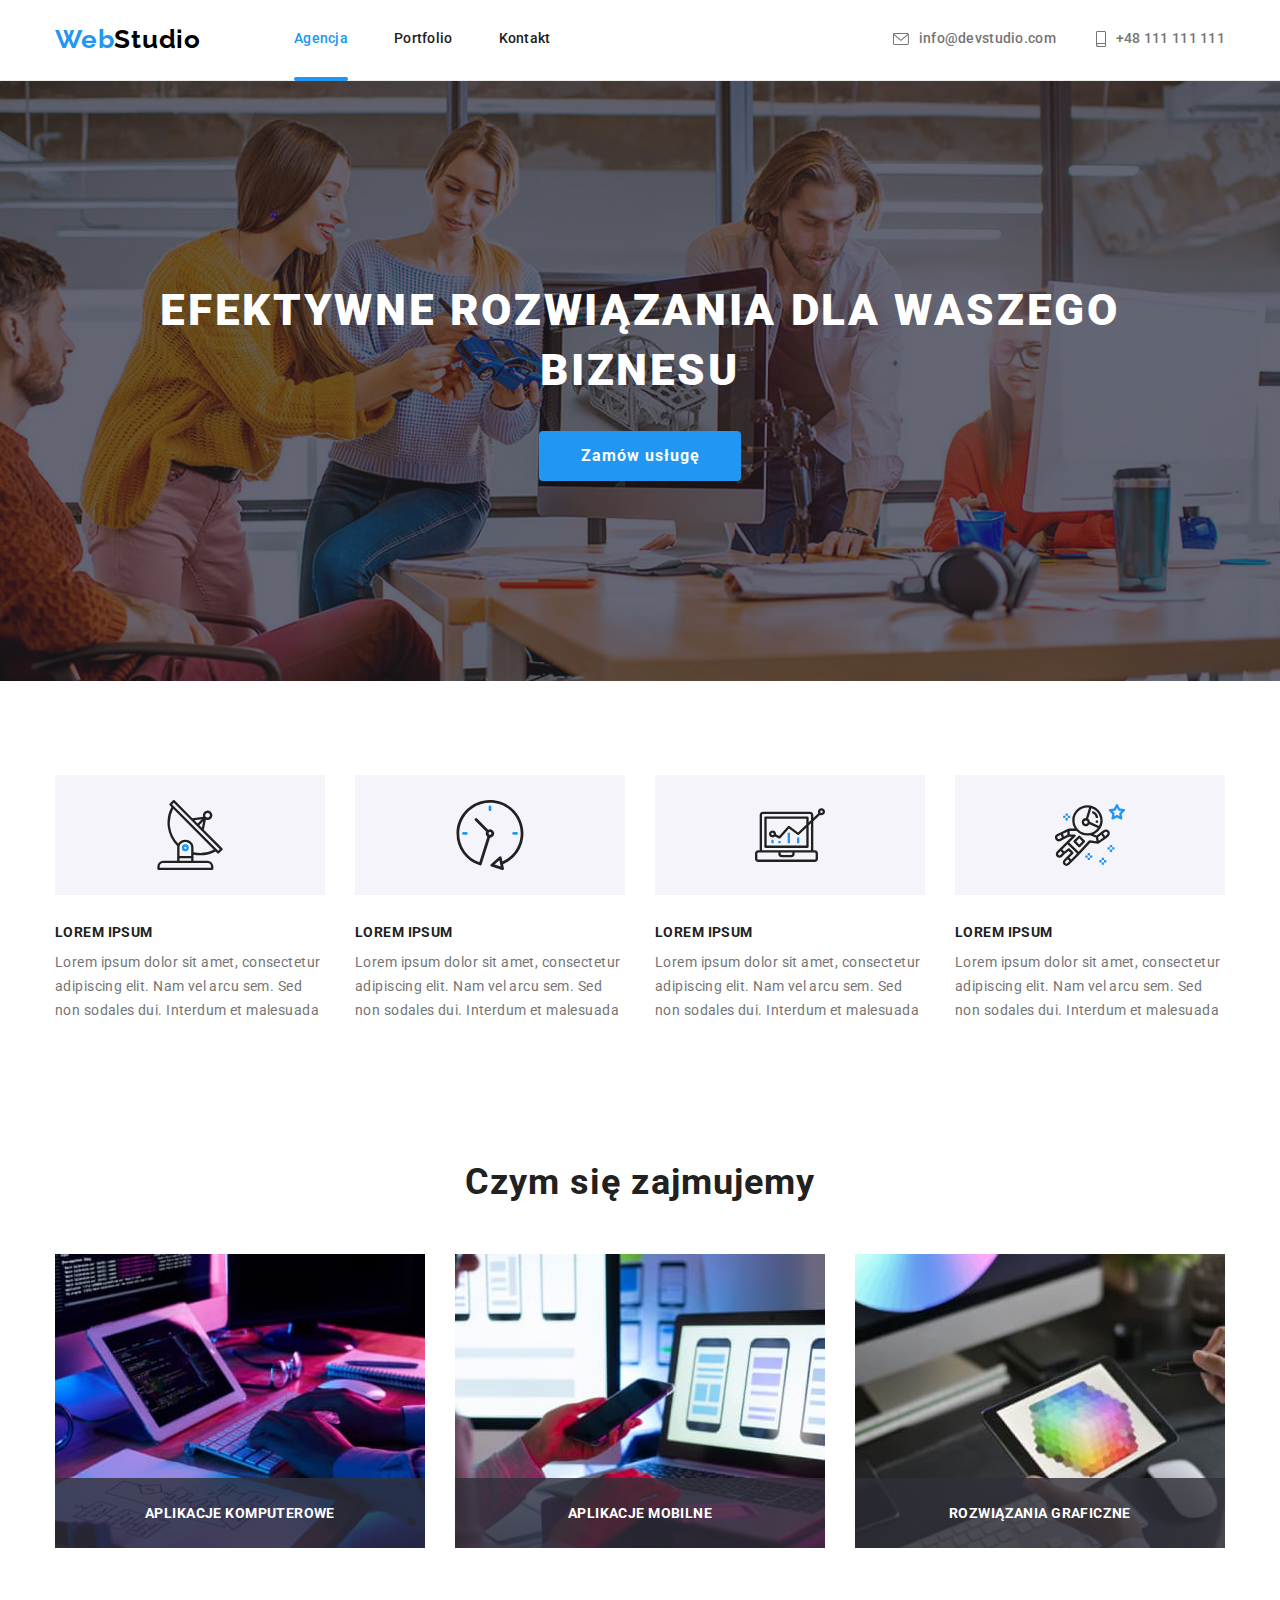
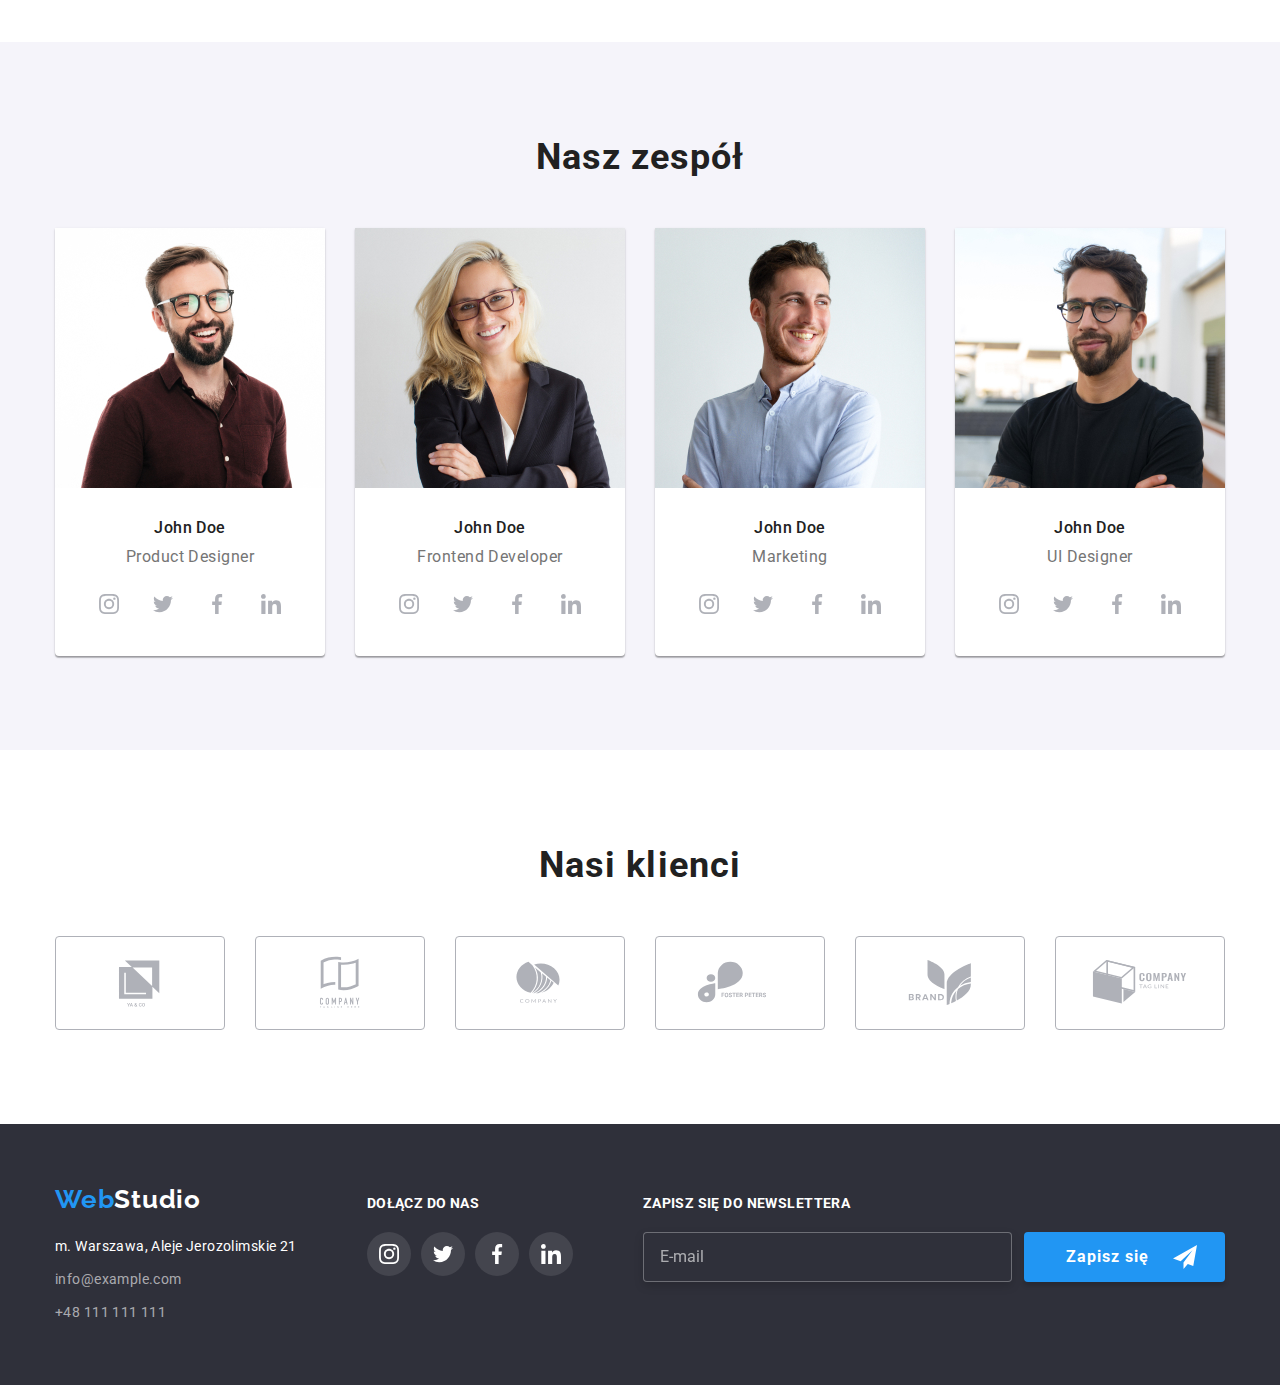
<file: index.html>
<!DOCTYPE html>
<html lang="pl">
  <head>
    <meta charset="utf-8" />
    <meta name="viewport" content="width=device-width, initial-scale=1.0" />
    <meta name="description" content="Zadanie domowe GoIT numer 1" />
    <title>Zadanie domowe GOIT Polska - Figma</title>
    <link rel="preconnect" href="https://fonts.googleapis.com" />
    <link rel="preconnect" href="https://fonts.gstatic.com" crossorigin />
    <link
      href="https://fonts.googleapis.com/css2?family=IBM+Plex+Sans+JP:wght@700&family=Raleway:wght@700&family=Roboto:wght@400;500;700;900&display=swap"
      rel="stylesheet"
    />
    <link
      rel="stylesheet"
      href="https://cdnjs.cloudflare.com/ajax/libs/modern-normalize/1.1.0/modern-normalize.min.css"
      integrity="sha512-wpPYUAdjBVSE4KJnH1VR1HeZfpl1ub8YT/NKx4PuQ5NmX2tKuGu6U/JRp5y+Y8XG2tV+wKQpNHVUX03MfMFn9Q=="
      crossorigin="anonymous"
      referrerpolicy="no-referrer"
    />
    <link rel="stylesheet" href="./css/modern-normalize.min.css" />
    <link rel="stylesheet" href="css/main.min.css" />
  </head>
  <body>
    <header class="header">
      <div class="container header__wrapper">
        <nav class="header__nav">
          <a href="index.html" class="logo">Web<span class="logo__black">Studio</span></a>
          <ul class="header__nav-list">
            <li class="header__nav-list-item">
              <a href="index.html" class="header__nav-item header__nav-item--is-active">Agencja</a>
            </li>
            <li class="header__nav-list-item">
              <a href="portfolio.html" class="header__nav-item header__nav-item--not-active"
                >Portfolio</a
              >
            </li>
            <li class="header__nav-list-item">
              <a href="#" class="header__nav-item header__nav-item--not-active">Kontakt</a>
            </li>
          </ul>
        </nav>
        <button class="header__toggle js-open-menu">
          <svg width="24" height="16">
            <use href="./images/icons.svg#icon-icon-menu"></use>
          </svg>
        </button>
        <div class="header__contacts">
          <a href="mailto:info@devstudio.com" class="header__contacts-item">
            <svg class="header__contacts-item-icon" width="16" height="12">
              <use href="./images/icons.svg#icon-envelope"></use></svg
            >info@devstudio.com</a
          >
          <a href="tel:48111111111" class="header__contacts-item">
            <svg class="header__contacts-item-icon" width="10" height="16">
              <use href="./images/icons.svg#icon-smartphone"></use></svg
            >+48 111 111 111</a
          >
        </div>
      </div>
    </header>
    <main>
      <!--EFEKTYWNE ROZWIĄZANIA-->
      <section class="section section--hero-background">
        <div class="container">
          <h1 class="section__hero-heading">Efektywne rozwiązania dla waszego biznesu</h1>
          <button type="button" class="section__hero-button" data-modal-open>Zamów usługę</button>
        </div>
      </section>

      <!--NASZE ATUTY-->
      <section class="section section--responsive">
        <div class="container">
          <ul class="articles-list">
            <li class="articles-list__item">
              <div class="articles-list__background">
                <svg class="articles-list__icon" width="70" height="70">
                  <use href="./images/icons.svg#icon-antenna-1"></use>
                </svg>
              </div>
              <h3 class="articles-list__heading">Lorem ipsum</h3>
              <p class="articles-list__body">
                Lorem ipsum dolor sit amet, consectetur adipiscing elit. Nam vel arcu sem. Sed non
                sodales dui. Interdum et malesuada
              </p>
            </li>
            <li class="articles-list__item">
              <div class="articles-list__background">
                <svg class="articles-list__icon" width="70" height="70">
                  <use href="./images/icons.svg#icon-clock-1"></use>
                </svg>
              </div>
              <h3 class="articles-list__heading">Lorem ipsum</h3>
              <p class="articles-list__body">
                Lorem ipsum dolor sit amet, consectetur adipiscing elit. Nam vel arcu sem. Sed non
                sodales dui. Interdum et malesuada
              </p>
            </li>
            <li class="articles-list__item">
              <div class="articles-list__background">
                <svg class="articles-list__icon" width="70" height="70">
                  <use href="./images/icons.svg#icon-diagram-1"></use>
                </svg>
              </div>
              <h3 class="articles-list__heading">Lorem ipsum</h3>
              <p class="articles-list__body">
                Lorem ipsum dolor sit amet, consectetur adipiscing elit. Nam vel arcu sem. Sed non
                sodales dui. Interdum et malesuada
              </p>
            </li>
            <li class="articles-list__item">
              <div class="articles-list__background">
                <svg class="articles-list__icon" width="70" height="70">
                  <use href="./images/icons.svg#icon-astronaut-1"></use>
                </svg>
              </div>
              <h3 class="articles-list__heading">Lorem ipsum</h3>
              <p class="articles-list__body">
                Lorem ipsum dolor sit amet, consectetur adipiscing elit. Nam vel arcu sem. Sed non
                sodales dui. Interdum et malesuada
              </p>
            </li>
          </ul>
        </div>
      </section>

      <!--CZYM SIĘ ZAJMUJEMY-->
      <section class="section hidden">
        <div class="container">
          <h2 class="section__heading-secondary">Czym się zajmujemy</h2>
          <ul class="services-list">
            <li class="services-list__item">
              <h3 class="services-list__heading services-list__heading--overlay">
                Aplikacje komputerowe
              </h3>
              <img src="images/boxes/box1.jpg" alt="working programer" width="370" height="294" />
            </li>
            <li class="services-list__item">
              <h3 class="services-list__heading services-list__heading--overlay">
                Aplikacje mobilne
              </h3>
              <img
                src="images/boxes/box2.jpg"
                alt="various mobile phone interfaces"
                width="370"
                height="294"
              />
            </li>
            <li class="services-list__item">
              <h3 class="services-list__heading services-list__heading--overlay">
                Rozwiązania graficzne
              </h3>
              <img
                src="images/boxes/box3.jpg"
                alt="graphic tablet with colour selection on it"
                width="370"
                height="294"
              />
            </li>
          </ul>
        </div>
      </section>

      <!--NASZ ZESPÓŁ-->
      <section class="section section--team-background">
        <div class="container">
          <h2 class="section__heading-secondary">Nasz zespół</h2>
          <ul class="team-list">
            <li class="team-list__item">
              <figure class="team-card">
                <img
                  src="./images/team/team1mob@1x.jpg"
                  srcset="
                    ./images/team/team1desk@1x.jpg 270w,
                    ./images/team/team1desk@2x.jpg 540w,
                    ./images/team/team1tab@1x.jpg  354w,
                    ./images/team/team1tab@2x.jpg  708w,
                    ./images/team/team1mob@1x.jpg  450w,
                    ./images/team/team1mob@2x.jpg  900w
                  "
                  sizes="(min-width: 1200px) 270px, (min-width: 768px) 354px, (min-width: 480px) 450px"
                  alt="Product designer"
                />
                <figcaption class="team-card__item">
                  <span class="team-card__name">John Doe</span>
                  <span class="team-card__profession">Product Designer</span>
                  <div class="team-card__icons-box">
                    <a href="#" class="team-card__icon-link">
                      <svg class="team-card__icon-image">
                        <use
                          href="./images/icons.svg#icon-instagram-2"
                          width="20"
                          height="20"
                        ></use></svg
                    ></a>
                    <a href="#" class="team-card__icon-link">
                      <svg class="team-card__icon-image" width="20" height="20">
                        <use href="./images/icons.svg#icon-twitter-1"></use></svg
                    ></a>
                    <a href="#" class="team-card__icon-link">
                      <svg class="team-card__icon-image" width="20" height="20">
                        <use href="./images/icons.svg#icon-facebook-1"></use></svg
                    ></a>
                    <a href="#" class="team-card__icon-link">
                      <svg class="team-card__icon-image" width="20" height="20">
                        <use href="./images/icons.svg#icon-linkedin-1"></use></svg
                    ></a>
                  </div>
                </figcaption>
              </figure>
            </li>
            <li class="team-list__item">
              <figure class="team-card">
                <img
                  src="./images/team/team2mob@1x.jpg"
                  srcset="
                    ./images/team/team2desk@1x.jpg 270w,
                    ./images/team/team2desk@2x.jpg 540w,
                    ./images/team/team2tab@1x.jpg  354w,
                    ./images/team/team2tab@2x.jpg  708w,
                    ./images/team/team2mob@1x.jpg  450w,
                    ./images/team/team2mob@2x.jpg  900w
                  "
                  sizes="(min-width: 1200px) 270px, (min-width: 768px) 354px, (min-width: 480px) 450px"
                  alt="Frontend Developer"
                />
                <figcaption class="team-card__item">
                  <span class="team-card__name">John Doe</span>
                  <span class="team-card__profession">Frontend Developer</span>
                  <div class="team-card__icons-box">
                    <a href="#" class="team-card__icon-link">
                      <svg class="team-card__icon-image">
                        <use
                          href="./images/icons.svg#icon-instagram-2"
                          width="20"
                          height="20"
                        ></use></svg
                    ></a>
                    <a href="#" class="team-card__icon-link">
                      <svg class="team-card__icon-image" width="20" height="20">
                        <use href="./images/icons.svg#icon-twitter-1"></use></svg
                    ></a>
                    <a href="#" class="team-card__icon-link">
                      <svg class="team-card__icon-image" width="20" height="20">
                        <use href="./images/icons.svg#icon-facebook-1"></use></svg
                    ></a>
                    <a href="#" class="team-card__icon-link">
                      <svg class="team-card__icon-image" width="20" height="20">
                        <use href="./images/icons.svg#icon-linkedin-1"></use></svg
                    ></a>
                  </div>
                </figcaption>
              </figure>
            </li>
            <li class="team-list__item">
              <figure class="team-card">
                <img
                  src="./images/team/team3mob@1x.jpg"
                  srcset="
                    ./images/team/team3desk@1x.jpg 270w,
                    ./images/team/team3desk@2x.jpg 540w,
                    ./images/team/team3tab@1x.jpg  354w,
                    ./images/team/team3tab@2x.jpg  708w,
                    ./images/team/team3mob@1x.jpg  450w,
                    ./images/team/team3mob@2x.jpg  900w
                  "
                  sizes="(min-width: 1200px) 270px, (min-width: 768px) 354px, (min-width: 480px) 450px"
                  alt="Marketing"
                />
                <figcaption class="team-card__item">
                  <span class="team-card__name">John Doe</span>
                  <span class="team-card__profession">Marketing</span>
                  <div class="team-card__icons-box">
                    <a href="#" class="team-card__icon-link">
                      <svg class="team-card__icon-image">
                        <use
                          href="./images/icons.svg#icon-instagram-2"
                          width="20"
                          height="20"
                        ></use></svg
                    ></a>
                    <a href="#" class="team-card__icon-link">
                      <svg class="team-card__icon-image" width="20" height="20">
                        <use href="./images/icons.svg#icon-twitter-1"></use></svg
                    ></a>
                    <a href="#" class="team-card__icon-link">
                      <svg class="team-card__icon-image" width="20" height="20">
                        <use href="./images/icons.svg#icon-facebook-1"></use></svg
                    ></a>
                    <a href="#" class="team-card__icon-link">
                      <svg class="team-card__icon-image" width="20" height="20">
                        <use href="./images/icons.svg#icon-linkedin-1"></use></svg
                    ></a>
                  </div>
                </figcaption>
              </figure>
            </li>
            <li class="team-list__item">
              <figure class="team-card">
                <img
                  src="./images/team/team4mob@1x.jpg"
                  srcset="
                    ./images/team/team4desk@1x.jpg 270w,
                    ./images/team/team4desk@2x.jpg 540w,
                    ./images/team/team4tab@1x.jpg  354w,
                    ./images/team/team4tab@2x.jpg  708w,
                    ./images/team/team4mob@1x.jpg  450w,
                    ./images/team/team4mob@2x.jpg  900w
                  "
                  sizes="(min-width: 1200px) 270px, (min-width: 768px) 354px, (min-width: 480px) 450px"
                  alt="UI designer"
                />
                <figcaption class="team-card__item">
                  <span class="team-card__name">John Doe</span>
                  <span class="team-card__profession">UI Designer</span>
                  <div class="team-card__icons-box">
                    <a href="#" class="team-card__icon-link">
                      <svg class="team-card__icon-image">
                        <use
                          href="./images/icons.svg#icon-instagram-2"
                          width="20"
                          height="20"
                        ></use></svg
                    ></a>
                    <a href="#" class="team-card__icon-link">
                      <svg class="team-card__icon-image" width="20" height="20">
                        <use href="./images/icons.svg#icon-twitter-1"></use></svg
                    ></a>
                    <a href="#" class="team-card__icon-link">
                      <svg class="team-card__icon-image" width="20" height="20">
                        <use href="./images/icons.svg#icon-facebook-1"></use></svg
                    ></a>
                    <a href="#" class="team-card__icon-link">
                      <svg class="team-card__icon-image" width="20" height="20">
                        <use href="./images/icons.svg#icon-linkedin-1"></use></svg
                    ></a>
                  </div>
                </figcaption>
              </figure>
            </li>
          </ul>
        </div>
      </section>

      <!--NASI KLIENCI-->
      <section class="section">
        <div class="container">
          <h2 class="section__heading-secondary">Nasi klienci</h2>
          <div class="clients">
            <div class="clients__item">
              <a href="#" class="clients__icon">
                <svg width="106" height="60">
                  <use href="./images/icons.svg#icon-client-1"></use></svg
              ></a>
            </div>
            <div class="clients__item">
              <a href="#" class="clients__icon">
                <svg width="106" height="60">
                  <use href="./images/icons.svg#icon-client-2"></use></svg
              ></a>
            </div>
            <div class="clients__item">
              <a href="#" class="clients__icon">
                <svg width="106" height="60">
                  <use href="./images/icons.svg#icon-client-3"></use></svg
              ></a>
            </div>
            <div class="clients__item">
              <a href="#" class="clients__icon">
                <svg width="106" height="60">
                  <use href="./images/icons.svg#icon-client-4"></use></svg
              ></a>
            </div>
            <div class="clients__item">
              <a href="#" class="clients__icon">
                <svg width="106" height="60">
                  <use href="./images/icons.svg#icon-client-5"></use></svg
              ></a>
            </div>
            <div class="clients__item">
              <a href="#" class="clients__icon">
                <svg width="106" height="60">
                  <use href="./images/icons.svg#icon-client-6"></use></svg
              ></a>
            </div>
          </div>
        </div>
      </section>
    </main>

    <!--FOOTER-->
    <footer class="footer">
      <div class="container footer__wrapper">
        <div class="footer__box-first">
          <a href="index.html" class="logo logo--footer"
            >Web<span class="logo__white">Studio</span></a
          >
          <address class="footer__address">
            m. Warszawa, Aleje Jerozolimskie 21
            <a href="mailto:info@example.com" class="footer__address-item">info@example.com</a>
            <a href="tel:48111111111" class="footer__address-item">+48 111 111 111</a>
          </address>
        </div>
        <div class="footer__box-second">
          <h3 class="footer__heading">Dołącz do nas</h3>
          <ul class="footer__list">
            <li class="footer__list-item">
              <a href="#" class="footer__list-item-link">
                <svg class="footer__list-item-icon" width="20" height="20">
                  <use href="./images/icons.svg#icon-instagram-2"></use></svg
              ></a>
            </li>
            <li class="footer__list-item">
              <a href="#" class="footer__list-item-link"
                ><svg class="footer__list-item-icon" width="20" height="20">
                  <use href="./images/icons.svg#icon-twitter-1"></use></svg
              ></a>
            </li>
            <li class="footer__list-item">
              <a href="#" class="footer__list-item-link">
                <svg class="footer__list-item-icon" width="20" height="20">
                  <use href="./images/icons.svg#icon-facebook-1"></use></svg
              ></a>
            </li>
            <li class="footer__list-item">
              <a href="#" class="footer__list-item-link">
                <svg class="footer__list-item-icon" width="20" height="20">
                  <use href="./images/icons.svg#icon-linkedin-1"></use></svg
              ></a>
            </li>
          </ul>
        </div>
        <div class="footer__box-third">
          <h3 class="footer__heading">Zapisz się do newslettera</h3>
          <form class="footer__form">
            <input class="footer__input" type="email" name="email" placeholder="E-mail" />
            <button type="submit" class="footer__button">
              Zapisz się<svg class="footer__button-icon" width="24" height="24">
                <use href="./images/icons.svg#icon-send"></use>
              </svg>
            </button>
          </form>
        </div>
      </div>
    </footer>

    <!--OKNO MODALNE-->
    <div class="backdrop is-hidden" data-modal>
      <div class="modal">
        <button type="button" class="modal__close-button" data-modal-close>
          <svg class="modal__close-button-image" width="18" height="18">
            <use href="./images/icons.svg#icon-close-black-x"></use>
          </svg>
        </button>
        <h4 class="modal__heading">Zostaw swoje dane w formularzu poniżej</h4>
        <form name="contact_details_form" autocomplete="on" novalidate>
          <div class="modal__form-container">
            <div class="modal__item">
              <label for="user_name" class="modal__label"
                >Imię<svg class="modal__item-image" width="18" height="18">
                  <use href="./images/icons.svg#icon-person"></use></svg></label
              ><input class="modal__text-box" type="text" name="name" id="user_name" />
            </div>
            <div class="modal__item">
              <label for="user_number" class="modal__label"
                >Telefon<svg class="modal__item-image" width="18" height="18">
                  <use href="./images/icons.svg#icon-phone"></use></svg
              ></label>
              <input class="modal__text-box" type="tel" name="phone_number" id="user_number" />
            </div>
            <div class="modal__item">
              <label for="user_email" class="modal__label"
                >Email<svg class="modal__item-image" width="18" height="18">
                  <use href="./images/icons.svg#icon-email"></use></svg
              ></label>
              <input class="modal__text-box" type="email" name="email" id="user_email" />
            </div>
            <div class="modal__item">
              <label for="user_comment" class="modal__label">Komentarz</label>
              <textarea
                class="modal__text-area"
                name="comment"
                rows="5"
                id="user_comment"
                placeholder="Wprowadź tekst"
              ></textarea>
            </div>
          </div>
          <div class="modal__declaration-container">
            <label class="modal__declaration-container-item" for="user_declaration">
              <input
                class="modal__default-checkbox"
                type="checkbox"
                name="declaration"
                id="user_declaration"
              />
              <svg class="modal__non-active-checkbox" width="16" height="15">
                <use href="./images/icons.svg#icon-box"></use>
              </svg>
              <svg class="modal__active-checkbox" width="16" height="15">
                <use href="./images/icons.svg#icon-checkbox"></use>
              </svg>
              <span class="modal__statement">
                Oświadczam, iż akceptuję <a class="modal__statement-link" href="#">Regulamin</a> i
                <a class="modal__statement-link" href="#">Politykę Prywatności.</a>
              </span></label
            >
          </div>
          <button type="submit" class="modal__submit-button">Wyślij</button>
        </form>
      </div>
    </div>

    <!--MENU MOBILNE -->
    <div class="mobile-menu js-menu-container">
      <button class="mobile-menu__close-button js-close-menu">
        <svg width="24" height="24">
          <use href="./images/icons.svg#icon-close-black-x"></use>
        </svg>
      </button>
      <div class="mobile-menu__container">
        <ul class="mobile-nav">
          <li class="mobile-nav__item">
            <a href="index.html" class="mobile-nav__link mobile-nav__link--is-active">Agencja</a>
          </li>
          <li class="mobile-nav__item">
            <a href="portfolio.html" class="mobile-nav__link mobile-nav__link--not-active"
              >Portfolio</a
            >
          </li>
          <li class="mobile-nav__item">
            <a href="#" class="mobile-nav__link mobile-nav__link--not-active">Kontakt</a>
          </li>
        </ul>
      </div>
      <div class="mobile-menu__container">
        <ul class="mobile-contacts">
          <li class="mobile-contacts__item">
            <a href="tel:48111111111" class="mobile-contacts__link mobile-contacts__link--is-active"
              >+48 111 111 111</a
            >
          </li>
          <li class="mobile-contacts__item">
            <a href="mailto:info@devstudio.com" class="mobile-contacts__link">info@devstudio.com</a>
          </li>
        </ul>
        <ul class="mobile-socials">
          <li class="mobile-socials__item">
            <a href="#" class="mobile-socials__link">Instagram</a>
          </li>
          <li class="mobile-socials__item">
            <a href="#" class="mobile-socials__link mobile-socials__link--twitter">Twitter</a>
          </li>
          <li class="mobile-socials__item">
            <a href="#" class="mobile-socials__link mobile-socials__link--facebook">Facebook</a>
          </li>
          <li class="mobile-socials__item">
            <a href="#" class="mobile-socials__link mobile-socials__link--linkedin">LinkedIn</a>
          </li>
        </ul>
      </div>
    </div>
    <script defer src="./js/mobile-menu.js"></script>
    <script src="./js/modal.js"></script>
  </body>
</html>
</file>
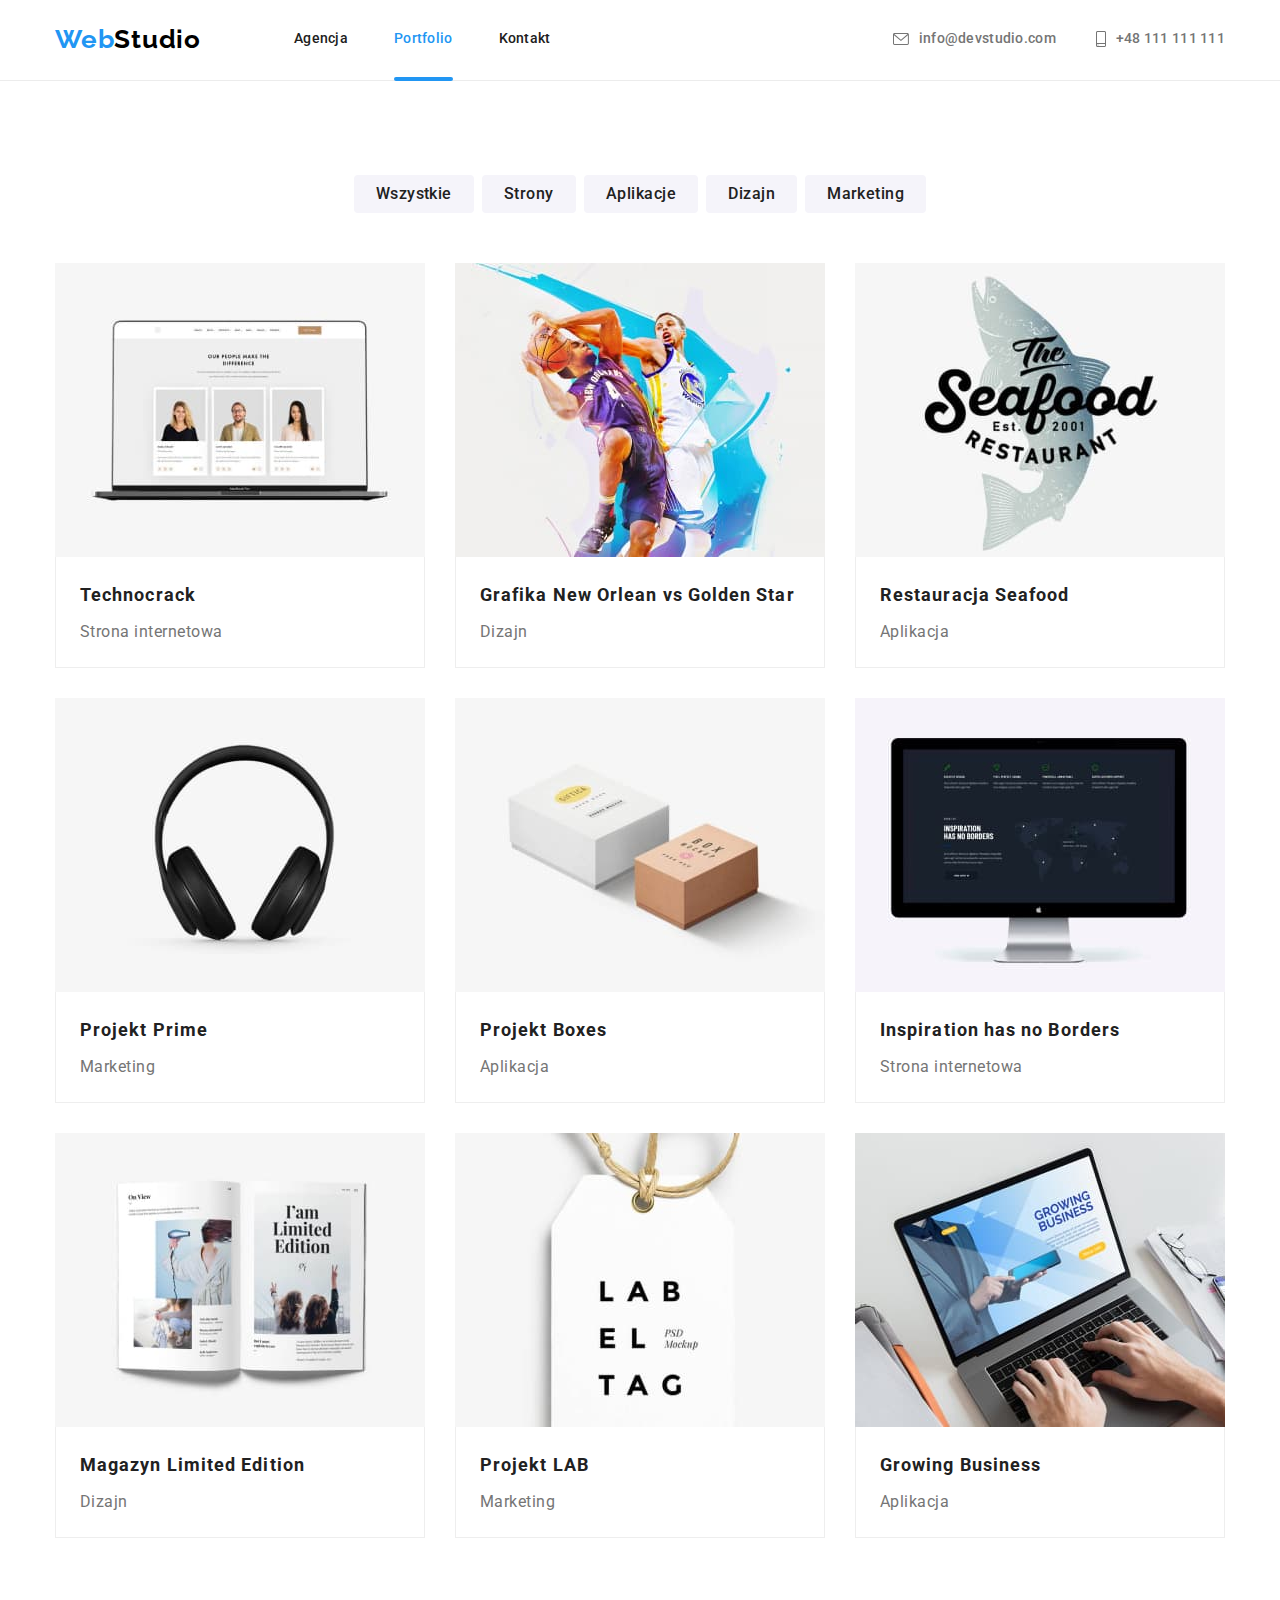
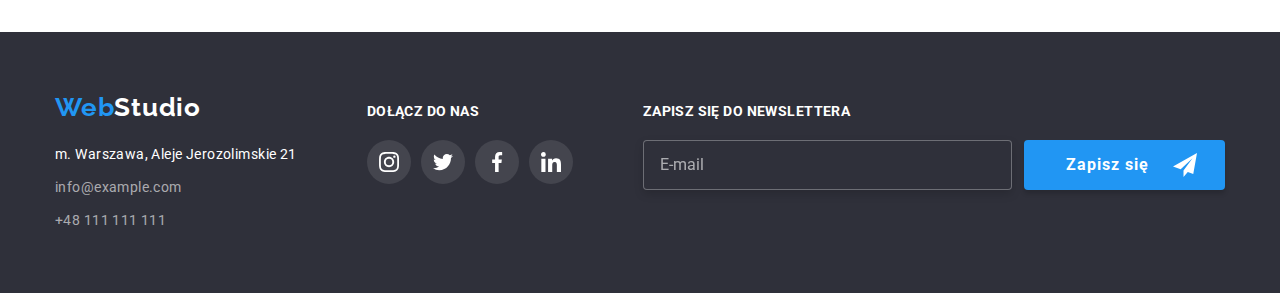
<file: portfolio.html>
<!DOCTYPE html>
<html lang="pl">
  <head>
    <meta charset="utf-8" />
    <meta name="description" content="Zadanie domowe GoIT numer 2" />
    <title>Zadanie domowe GOIT Polska - Figma</title>
    <link rel="preconnect" href="https://fonts.googleapis.com" />
    <link rel="preconnect" href="https://fonts.gstatic.com" crossorigin />
    <link
      href="https://fonts.googleapis.com/css2?family=IBM+Plex+Sans+JP:wght@700&family=Raleway:wght@700&family=Roboto:wght@400;500;700;900&display=swap"
      rel="stylesheet"
    />
    <link
      rel="stylesheet"
      href="https://cdnjs.cloudflare.com/ajax/libs/modern-normalize/1.1.0/modern-normalize.min.css"
      integrity="sha512-wpPYUAdjBVSE4KJnH1VR1HeZfpl1ub8YT/NKx4PuQ5NmX2tKuGu6U/JRp5y+Y8XG2tV+wKQpNHVUX03MfMFn9Q=="
      crossorigin="anonymous"
      referrerpolicy="no-referrer"
    />
    <link rel="stylesheet" href="./css/modern-normalize.min.css" />
    <link rel="stylesheet" href="css/main.min.css" />
  </head>
  <body>
    <header class="header">
      <div class="container header__wrapper">
        <nav class="header__nav">
          <a href="index.html" class="logo logo--header"
            >Web<span class="logo__black">Studio</span></a
          >
          <ul class="header__nav-list">
            <li class="header__nav-list-item">
              <a href="index.html" class="header__nav-item header__nav-item--not-active">Agencja</a>
            </li>
            <li class="header__nav-list-item">
              <a href="portfolio.html" class="header__nav-item header__nav-item--is-active"
                >Portfolio</a
              >
            </li>
            <li class="header__nav-list-item">
              <a href="#" class="header__nav-item header__nav-item--not-active">Kontakt</a>
            </li>
          </ul>
        </nav>
        <div class="header__contacts">
          <a href="mailto:info@devstudio.com" class="header__contacts-item">
            <svg class="header__contacts-item-icon" width="16" height="12">
              <use href="./images/icons.svg#icon-envelope"></use></svg
            >info@devstudio.com</a
          >
          <a href="tel:48111111111" class="header__contacts-item">
            <svg class="header__contacts-item-icon" width="10" height="16">
              <use href="./images/icons.svg#icon-smartphone"></use></svg
            >+48 111 111 111</a
          >
        </div>
      </div>
    </header>
    <main>
      <!--Filtry i Portfolio-->
      <section class="section">
        <div class="container">
          <ul class="portfolio-buttons-list">
            <li><button type="button" class="portfolio-buttons-list__item">Wszystkie</button></li>
            <li><button type="button" class="portfolio-buttons-list__item">Strony</button></li>
            <li><button type="button" class="portfolio-buttons-list__item">Aplikacje</button></li>
            <li><button type="button" class="portfolio-buttons-list__item">Dizajn</button></li>
            <li><button type="button" class="portfolio-buttons-list__item">Marketing</button></li>
          </ul>
          <ul class="portfolio-list">
            <li tabindex="0" class="portfolio-list__item">
              <figure class="portfolio-list__item-shadow">
                <div class="portfolio-list__item-image">
                  <img
                    src="images/portfolio/portfolio1.jpg"
                    alt="laptop with website displayed on it"
                    width="370"
                    height="294"
                  />
                  <p class="portfolio-list__item-overlay">
                    Technocrack jest popularną platformą wykorzystywaną do rozpowszechniania
                    koronawirusa. Firmy wykorzystują tę platformę do celów szpiegowskich i ataków na
                    niezabezpieczone serwery konkurencji
                  </p>
                </div>
                <figcaption class="portfolio-list__item-border">
                  <span class="portfolio-list__item-name">Technocrack</span>
                  <span class="portfolio-list__item-type">Strona internetowa</span>
                </figcaption>
              </figure>
            </li>
            <li tabindex="0" class="portfolio-list__item">
              <figure class="portfolio-list__item-shadow">
                <div class="portfolio-list__item-image">
                  <img
                    src="images/portfolio/portfolio2.jpg"
                    alt="two basketball players"
                    width="370"
                    height="294"
                  />
                  <p class="portfolio-list__item-overlay">
                    Technocrack jest popularną platformą wykorzystywaną do rozpowszechniania
                    koronawirusa. Firmy wykorzystują tę platformę do celów szpiegowskich i ataków na
                    niezabezpieczone serwery konkurencji
                  </p>
                </div>
                <figcaption class="portfolio-list__item-border">
                  <span class="portfolio-list__item-name">Grafika New Orlean vs Golden Star</span>
                  <span class="portfolio-list__item-type">Dizajn</span>
                </figcaption>
              </figure>
            </li>
            <li tabindex="0" class="portfolio-list__item">
              <figure class="portfolio-list__item-shadow">
                <div class="portfolio-list__item-image">
                  <img
                    src="images/portfolio/portfolio3.jpg"
                    alt="name of the restaurant and fish in the background"
                    width="370"
                    height="294"
                  />
                  <p class="portfolio-list__item-overlay">
                    Technocrack jest popularną platformą wykorzystywaną do rozpowszechniania
                    koronawirusa. Firmy wykorzystują tę platformę do celów szpiegowskich i ataków na
                    niezabezpieczone serwery konkurencji
                  </p>
                </div>
                <figcaption class="portfolio-list__item-border">
                  <span class="portfolio-list__item-name">Restauracja Seafood</span>
                  <span class="portfolio-list__item-type">Aplikacja</span>
                </figcaption>
              </figure>
            </li>
            <li tabindex="0" class="portfolio-list__item">
              <figure class="portfolio-list__item-shadow">
                <div class="portfolio-list__item-image">
                  <img
                    src="images/portfolio/portfolio4.jpg"
                    alt="black headphones"
                    width="370"
                    height="294"
                  />
                  <p class="portfolio-list__item-overlay">
                    Technocrack jest popularną platformą wykorzystywaną do rozpowszechniania
                    koronawirusa. Firmy wykorzystują tę platformę do celów szpiegowskich i ataków na
                    niezabezpieczone serwery konkurencji
                  </p>
                </div>
                <figcaption class="portfolio-list__item-border">
                  <span class="portfolio-list__item-name">Projekt Prime</span>
                  <span class="portfolio-list__item-type">Marketing</span>
                </figcaption>
              </figure>
            </li>
            <li tabindex="0" class="portfolio-list__item">
              <figure class="portfolio-list__item-shadow">
                <div class="portfolio-list__item-image">
                  <img
                    src="images/portfolio/portfolio5.jpg"
                    alt="grey box and brown box"
                    width="370"
                    height="294"
                  />
                  <p class="portfolio-list__item-overlay">
                    Technocrack jest popularną platformą wykorzystywaną do rozpowszechniania
                    koronawirusa. Firmy wykorzystują tę platformę do celów szpiegowskich i ataków na
                    niezabezpieczone serwery konkurencji
                  </p>
                </div>
                <figcaption class="portfolio-list__item-border">
                  <span class="portfolio-list__item-name">Projekt Boxes</span>
                  <span class="portfolio-list__item-type">Aplikacja</span>
                </figcaption>
              </figure>
            </li>
            <li tabindex="0" class="portfolio-list__item">
              <figure class="portfolio-list__item-shadow">
                <div class="portfolio-list__item-image">
                  <img
                    src="images/portfolio/portfolio6.jpg"
                    alt="monitor"
                    width="370"
                    height="294"
                  />
                  <p class="portfolio-list__item-overlay">
                    Technocrack jest popularną platformą wykorzystywaną do rozpowszechniania
                    koronawirusa. Firmy wykorzystują tę platformę do celów szpiegowskich i ataków na
                    niezabezpieczone serwery konkurencji
                  </p>
                </div>
                <figcaption class="portfolio-list__item-border">
                  <span class="portfolio-list__item-name">Inspiration has no Borders</span>
                  <span class="portfolio-list__item-type">Strona internetowa</span>
                </figcaption>
              </figure>
            </li>
            <li tabindex="0" class="portfolio-list__item">
              <figure class="portfolio-list__item-shadow">
                <div class="portfolio-list__item-image">
                  <img
                    src="images/portfolio/portfolio7.jpg"
                    alt="magazine"
                    width="370"
                    height="294"
                  />
                  <p class="portfolio-list__item-overlay">
                    Technocrack jest popularną platformą wykorzystywaną do rozpowszechniania
                    koronawirusa. Firmy wykorzystują tę platformę do celów szpiegowskich i ataków na
                    niezabezpieczone serwery konkurencji
                  </p>
                </div>
                <figcaption class="portfolio-list__item-border">
                  <span class="portfolio-list__item-name">Magazyn Limited Edition</span>
                  <span class="portfolio-list__item-type">Dizajn</span>
                </figcaption>
              </figure>
            </li>
            <li tabindex="0" class="portfolio-list__item">
              <figure class="portfolio-list__item-shadow">
                <div class="portfolio-list__item-image">
                  <img
                    src="images/portfolio/portfolio8.jpg"
                    alt="paper tag with brown string"
                    width="370"
                    height="294"
                  />
                  <p class="portfolio-list__item-overlay">
                    Technocrack jest popularną platformą wykorzystywaną do rozpowszechniania
                    koronawirusa. Firmy wykorzystują tę platformę do celów szpiegowskich i ataków na
                    niezabezpieczone serwery konkurencji
                  </p>
                </div>
                <figcaption class="portfolio-list__item-border">
                  <span class="portfolio-list__item-name">Projekt LAB</span>
                  <span class="portfolio-list__item-type">Marketing</span>
                </figcaption>
              </figure>
            </li>
            <li tabindex="0" class="portfolio-list__item">
              <figure class="portfolio-list__item-shadow">
                <div class="portfolio-list__item-image">
                  <img
                    src="images/portfolio/portfolio9.jpg"
                    alt="grey laptop and hands"
                    width="370"
                    height="294"
                  />
                  <p class="portfolio-list__item-overlay">
                    Technocrack jest popularną platformą wykorzystywaną do rozpowszechniania
                    koronawirusa. Firmy wykorzystują tę platformę do celów szpiegowskich i ataków na
                    niezabezpieczone serwery konkurencji
                  </p>
                </div>
                <figcaption class="portfolio-list__item-border">
                  <span class="portfolio-list__item-name">Growing Business</span>
                  <span class="portfolio-list__item-type">Aplikacja</span>
                </figcaption>
              </figure>
            </li>
          </ul>
        </div>
      </section>
    </main>

    <!--Footer-->

    <footer class="footer">
      <div class="container footer__wrapper">
        <div class="footer__box-first">
          <a href="index.html" class="logo logo--footer"
            >Web<span class="logo__white">Studio</span></a
          >
          <address class="footer__address">
            m. Warszawa, Aleje Jerozolimskie 21
            <a href="mailto:info@example.com" class="footer__address-item footer__address-item"
              >info@example.com</a
            >
            <a href="tel:48111111111" class="footer__address-item">+48 111 111 111</a>
          </address>
        </div>
        <div class="footer__box-second">
          <h3 class="footer__heading">Dołącz do nas</h3>
          <ul class="footer__list">
            <li class="footer__list-item">
              <a href="#" class="footer__list-item-link">
                <svg class="footer__list-item-icon" width="20" height="20">
                  <use href="./images/icons.svg#icon-instagram-2"></use></svg
              ></a>
            </li>
            <li class="footer__list-item">
              <a href="#" class="footer__list-item-link"
                ><svg class="footer__list-item-icon" width="20" height="20">
                  <use href="./images/icons.svg#icon-twitter-1"></use></svg
              ></a>
            </li>
            <li class="footer__list-item">
              <a href="#" class="footer__list-item-link">
                <svg class="footer__list-item-icon" width="20" height="20">
                  <use href="./images/icons.svg#icon-facebook-1"></use></svg
              ></a>
            </li>
            <li class="footer__list-item">
              <a href="#" class="footer__list-item-link">
                <svg class="footer__list-item-icon" width="20" height="20">
                  <use href="./images/icons.svg#icon-linkedin-1"></use></svg
              ></a>
            </li>
          </ul>
        </div>
        <div class="footer__box-third">
          <h3 class="footer__heading">Zapisz się do newslettera</h3>
          <form class="footer__form">
            <input class="footer__input" type="email" name="email" placeholder="E-mail" />
            <button type="submit" class="footer__button">
              Zapisz się<svg class="footer__button-icon" width="24" height="24">
                <use href="./images/icons.svg#icon-send"></use>
              </svg>
            </button>
          </form>
        </div>
      </div>
    </footer>
    <script defer src="./js/mobile-menu.js"></script>
  </body>
</html>
</file>
<file: css/main.min.css>
body{font-family:"Roboto",sans-serif;color:#212121}h1,h2,h3,p,ul,figure{margin:0;padding:0}img{display:block;max-width:100%;height:auto}figcaption{margin-top:0;padding-top:0}svg{vertical-align:middle}ul{list-style:none}.articles-list{display:-webkit-box;display:-ms-flexbox;display:flex;-webkit-box-orient:vertical;-webkit-box-direction:normal;-ms-flex-direction:column;flex-direction:column;row-gap:30px}@media screen and (min-width: 768px){.articles-list{display:-webkit-box;display:-ms-flexbox;display:flex;-webkit-column-gap:30px;-moz-column-gap:30px;column-gap:30px;-webkit-box-orient:horizontal;-webkit-box-direction:normal;-ms-flex-direction:row;flex-direction:row;-ms-flex-wrap:wrap;flex-wrap:wrap;margin-bottom:45px}}@media screen and (min-width: 768px){.articles-list__item{-ms-flex-preferred-size:calc((100% - 30px)/2);flex-basis:calc((100% - 30px)/2)}}@media screen and (min-width: 1200px){.articles-list__item{-ms-flex-preferred-size:calc((100% - 90px)/4);flex-basis:calc((100% - 90px)/4)}}.articles-list__background{height:120px;background-color:#f5f4fa;padding:25px 0}.articles-list__icon{background-color:#f5f4fa;display:block;margin:auto}@media screen and (min-width: 1200px){.articles-list__icon{margin:auto 100px}}.articles-list__heading{font-size:14px;line-height:1.14;letter-spacing:.03em;text-transform:uppercase;color:#212121;padding:30px 0 10px 0;text-align:center}@media screen and (min-width: 1200px){.articles-list__heading{text-align:start}}.articles-list__body{font-size:14px;line-height:1.71;letter-spacing:.03em;color:#757575}.clients{display:-webkit-box;display:-ms-flexbox;display:flex;gap:30px;-ms-flex-wrap:wrap;flex-wrap:wrap;-webkit-box-pack:center;-ms-flex-pack:center;justify-content:center}.clients__item{-ms-flex-preferred-size:calc((100% - 30px)/2);flex-basis:calc((100% - 30px)/2)}@media screen and (min-width: 768px){.clients__item{-ms-flex-preferred-size:calc((100% - 60px)/3);flex-basis:calc((100% - 60px)/3)}}@media screen and (min-width: 1200px){.clients__item{-ms-flex-preferred-size:calc((100% - 150px)/6);flex-basis:calc((100% - 150px)/6)}}.clients__icon{border:1px solid #afb1b8;border-radius:4px;fill:#afb1b8;-webkit-transition-property:border-color,fill;transition-property:border-color,fill;-webkit-transition-duration:250ms;transition-duration:250ms;-webkit-transition-timing-function:cubic-bezier(0.4, 0, 0.2, 1);transition-timing-function:cubic-bezier(0.4, 0, 0.2, 1);display:-webkit-box;display:-ms-flexbox;display:flex;-webkit-box-pack:center;-ms-flex-pack:center;justify-content:center;padding:16px 0;min-width:210px}.clients__icon:hover,.clients__icon:focus{border-color:#2196f3;fill:#2196f3}@media screen and (min-width: 768px){.clients__icon{min-width:226px}}@media screen and (min-width: 1200px){.clients__icon{min-width:170px}}.footer{background:#2f303a;padding:60px 0px}@media screen and (min-width: 768px){.footer__wrapper{display:-webkit-box;display:-ms-flexbox;display:flex;-ms-flex-wrap:wrap;flex-wrap:wrap;-webkit-column-gap:144px;-moz-column-gap:144px;column-gap:144px;-webkit-box-pack:center;-ms-flex-pack:center;justify-content:center}}@media screen and (min-width: 1200px){.footer__wrapper{display:-webkit-box;display:-ms-flexbox;display:flex;-ms-flex-wrap:nowrap;flex-wrap:nowrap;gap:70px}}.footer__box-first{margin-bottom:60px}@media screen and (min-width: 768px){.footer__box-first{margin:0 0 60px 0}}@media screen and (min-width: 1200px){.footer__box-first{padding:0;margin:0;white-space:nowrap}}.footer__address{font-style:normal;font-size:14px;line-height:1.71;letter-spacing:.03em;color:#fff;margin-top:20px;display:-webkit-box;display:-ms-flexbox;display:flex;-webkit-box-orient:vertical;-webkit-box-direction:normal;-ms-flex-direction:column;flex-direction:column;row-gap:8px;-webkit-box-align:center;-ms-flex-align:center;align-items:center}@media screen and (min-width: 1200px){.footer__address{row-gap:9px;-webkit-box-align:baseline;-ms-flex-align:baseline;align-items:baseline}}.footer__address-item{font-size:14px;line-height:1.71;letter-spacing:.03em;color:rgba(255,255,255,.6);text-decoration:none;-webkit-transition:color 250ms cubic-bezier(0.4, 0, 0.2, 1);transition:color 250ms cubic-bezier(0.4, 0, 0.2, 1)}.footer__address-item:hover,.footer__address-item:focus{color:#2196f3}.footer__box-second{margin-bottom:60px}@media screen and (min-width: 768px){.footer__box-second{margin:0}}@media screen and (min-width: 1200px){.footer__box-second{margin:12px 0 0 0}}.footer__heading{font-size:14px;line-height:1.14;letter-spacing:.03em;text-transform:uppercase;color:#fff;margin-bottom:20px;text-align:center}@media screen and (min-width: 1200px){.footer__heading{text-align:start}}.footer__list{display:-webkit-box;display:-ms-flexbox;display:flex;gap:10px;-webkit-box-pack:center;-ms-flex-pack:center;justify-content:center}.footer__list-item{display:-webkit-box;display:-ms-flexbox;display:flex;gap:10px}.footer__list-item-link{width:44px;height:44px;padding:12px;color:#fff;background-color:rgba(255,255,255,.1);border-radius:50%;-webkit-transition-property:background-color,color;transition-property:background-color,color;-webkit-transition-duration:250ms;transition-duration:250ms;-webkit-transition-timing-function:cubic-bezier(0.4, 0, 0.2, 1);transition-timing-function:cubic-bezier(0.4, 0, 0.2, 1)}.footer__list-item-link:hover,.footer__list-item-link:focus{background-color:#2196f3;color:#fff}.footer__list-item-icon{width:20px;height:20px;display:block;fill:currentColor}.footer__box-third{width:100%}@media screen and (min-width: 1200px){.footer__box-third{margin:12px 0 0 0}}.footer__form{display:-webkit-box;display:-ms-flexbox;display:flex;-webkit-box-orient:vertical;-webkit-box-direction:normal;-ms-flex-direction:column;flex-direction:column}@media screen and (min-width: 1200px){.footer__form{-webkit-box-orient:horizontal;-webkit-box-direction:normal;-ms-flex-direction:row;flex-direction:row;gap:12px}}.footer__input{background-color:#2f303a;padding-left:16px;border:1px solid rgba(255,255,255,.3);-webkit-filter:drop-shadow(0px 4px 4px rgba(0, 0, 0, 0.15));filter:drop-shadow(0px 4px 4px rgba(0, 0, 0, 0.15));border-radius:4px;margin-bottom:20px;padding:15px 0 15px 16px}@media screen and (min-width: 768px){.footer__input{width:59%;margin:auto auto 20px}}@media screen and (min-width: 1200px){.footer__input{padding:1px 2px 1px 16px;margin:0;width:100%}}.footer__input::-webkit-input-placeholder{font-weight:400;line-height:1.25;color:rgba(255,255,255,.6)}.footer__input::-moz-placeholder{font-weight:400;line-height:1.25;color:rgba(255,255,255,.6)}.footer__input:-ms-input-placeholder{font-weight:400;line-height:1.25;color:rgba(255,255,255,.6)}.footer__input::-ms-input-placeholder{font-weight:400;line-height:1.25;color:rgba(255,255,255,.6)}.footer__input::placeholder{font-weight:400;line-height:1.25;color:rgba(255,255,255,.6)}.footer__button{font-weight:700;line-height:1.88;letter-spacing:.06em;color:#fff;background:#2196f3;-webkit-box-shadow:0px 4px 4px rgba(0,0,0,.15);box-shadow:0px 4px 4px rgba(0,0,0,.15);border:none;padding:10px 28px 10px 42px;border-radius:4px;cursor:pointer;margin:auto}@media screen and (min-width: 1200px){.footer__button{display:-webkit-box;display:-ms-flexbox;display:flex;-webkit-box-align:center;-ms-flex-align:center;align-items:center;white-space:nowrap;margin:0}}.footer__button-icon{fill:#fff;margin-left:24px}.header{border-bottom:1px solid #ececec;padding:24px 0 25px}.header__wrapper{display:-webkit-box;display:-ms-flexbox;display:flex;-webkit-box-pack:justify;-ms-flex-pack:justify;justify-content:space-between;-webkit-box-align:center;-ms-flex-align:center;align-items:center}.header__nav{display:-webkit-box;display:-ms-flexbox;display:flex;-webkit-box-align:center;-ms-flex-align:center;align-items:center}.header__toggle{display:-webkit-box;display:-ms-flexbox;display:flex;border:none;background-color:#fff}.header__toggle:hover{cursor:pointer;fill:#2196f3;-webkit-transition-duration:250ms;transition-duration:250ms;-webkit-transition-timing-function:cubic-bezier(0.4, 0, 0.2, 1);transition-timing-function:cubic-bezier(0.4, 0, 0.2, 1)}@media screen and (min-width: 768px){.header__toggle{display:none}}@media screen and (min-width: 1200px){.header__toggle{display:none}}.header__nav-list{display:none}@media screen and (min-width: 768px){.header__nav-list{display:-webkit-box;display:-ms-flexbox;display:flex;margin-left:93px}}@media screen and (min-width: 1200px){.header__nav-list{display:-webkit-box;display:-ms-flexbox;display:flex;margin-left:93px}}.header__nav-list .header__nav-list-item:not(:last-child){margin-right:46px}.header__nav-item{font-weight:500;font-size:14px;line-height:1.14;letter-spacing:.02em;color:#212121;text-decoration:none;-webkit-transition-property:color;transition-property:color;-webkit-transition-duration:250ms;transition-duration:250ms;-webkit-transition-timing-function:cubic-bezier(0.4, 0, 0.2, 1);transition-timing-function:cubic-bezier(0.4, 0, 0.2, 1);position:relative;display:block}.header__nav-item:hover,.header__nav-item:focus{color:#2196f3}.header__nav-item--is-active{color:#2196f3}.header__nav-item--is-active::after{content:"";width:100%;height:4px;background-color:#2196f3;border-radius:2px;position:absolute;top:46px;left:0}@media screen and (min-width: 768px){.header__nav-item--is-active::after{top:49px}}@media screen and (min-width: 1200px){.header__nav-item--is-active::after{top:46px}}.header__nav-item--not-active:hover::after,.header__nav-item--not-active:focus::after{content:"";width:100%;height:4px;background-color:#2196f3;border-radius:2px;position:absolute;top:46px;left:0}@media screen and (min-width: 768px){.header__nav-item--not-active:hover::after,.header__nav-item--not-active:focus::after{top:49px}}@media screen and (min-width: 1200px){.header__nav-item--not-active:hover::after,.header__nav-item--not-active:focus::after{top:46px}}.header__contacts{display:none}@media screen and (min-width: 768px){.header__contacts{display:-webkit-box;display:-ms-flexbox;display:flex;-webkit-box-orient:vertical;-webkit-box-direction:normal;-ms-flex-direction:column;flex-direction:column;gap:10px}}@media screen and (min-width: 1200px){.header__contacts{display:-webkit-box;display:-ms-flexbox;display:flex;-webkit-box-orient:horizontal;-webkit-box-direction:normal;-ms-flex-direction:row;flex-direction:row}}.header__contacts .header__contacts-item{display:-webkit-box;display:-ms-flexbox;display:flex;-webkit-box-align:center;-ms-flex-align:center;align-items:center}.header__contacts-item{font-weight:500;letter-spacing:.02em;color:#757575;text-decoration:none;-webkit-transition-property:color;transition-property:color;-webkit-transition-duration:250ms;transition-duration:250ms;-webkit-transition-timing-function:cubic-bezier(0.4, 0, 0.2, 1);transition-timing-function:cubic-bezier(0.4, 0, 0.2, 1)}@media screen and (min-width: 768px){.header__contacts-item{font-size:12px;line-height:1.17px}}@media screen and (min-width: 1200px){.header__contacts-item{font-size:14px;line-height:1.14}}.header__contacts-item:hover,.header__contacts-item:focus{color:#2196f3}.header__contacts-item:first-child{margin-right:30px}.header__contacts-item-icon{fill:currentColor;margin-right:10px}.logo{font-family:"Raleway",sans-serif;font-weight:700;font-size:24px;line-height:1.17;letter-spacing:.03em;text-decoration:none;color:#2196f3;display:-webkit-box;display:-ms-flexbox;display:flex;-webkit-box-pack:center;-ms-flex-pack:center;justify-content:center}@media screen and (min-width: 1200px){.logo{font-size:26px;line-height:1.19;-webkit-box-pack:start;-ms-flex-pack:start;justify-content:flex-start}}.logo__black{color:#000}.logo__white{color:#fff}.backdrop{display:-webkit-box;display:-ms-flexbox;display:flex;position:fixed;min-width:100vw;min-height:100vh;background:rgba(0,0,0,.2);left:0px;top:0px;-webkit-box-pack:center;-ms-flex-pack:center;justify-content:center;-webkit-box-align:center;-ms-flex-align:center;align-items:center;-webkit-transition:opacity 500ms 50ms ease,visibility 500ms 50ms ease,-webkit-transform 500ms 50ms ease;transition:opacity 500ms 50ms ease,visibility 500ms 50ms ease,-webkit-transform 500ms 50ms ease;transition:opacity 500ms 50ms ease,visibility 500ms 50ms ease,transform 500ms 50ms ease;transition:opacity 500ms 50ms ease,visibility 500ms 50ms ease,transform 500ms 50ms ease,-webkit-transform 500ms 50ms ease}.is-hidden{pointer-events:none;visibility:hidden;opacity:0;-webkit-transition:opacity 250ms 50ms ease,visibility 250ms 50ms ease,-webkit-transform 250ms 50ms ease;transition:opacity 250ms 50ms ease,visibility 250ms 50ms ease,-webkit-transform 250ms 50ms ease;transition:opacity 250ms 50ms ease,visibility 250ms 50ms ease,transform 250ms 50ms ease;transition:opacity 250ms 50ms ease,visibility 250ms 50ms ease,transform 250ms 50ms ease,-webkit-transform 250ms 50ms ease}.modal{max-width:528px;min-height:581px;background:#fff;-webkit-box-shadow:0px 1px 3px rgba(0,0,0,.12),0px 1px 1px rgba(0,0,0,.14),0px 2px 1px rgba(0,0,0,.2);box-shadow:0px 1px 3px rgba(0,0,0,.12),0px 1px 1px rgba(0,0,0,.14),0px 2px 1px rgba(0,0,0,.2);border-radius:4px;position:absolute;width:90%;text-align:center}.modal__close-button{width:30px;height:30px;cursor:pointer;background-color:#fff;border:1px solid rgba(0,0,0,.1);border-radius:50%;margin-top:8px;margin-right:8px;position:relative;left:46%}.modal__close-button-image{width:18px;height:18px}.modal__heading{font-size:20px;line-height:1.15;letter-spacing:.03em;color:#212121;margin:0 40px 12px;text-align:center}.modal__form-container{margin-bottom:20px}.modal__item{display:-webkit-box;display:-ms-flexbox;display:flex;-webkit-box-orient:vertical;-webkit-box-direction:normal;-ms-flex-direction:column;flex-direction:column;position:relative;gap:4px;-webkit-transition-property:fill;transition-property:fill;-webkit-transition-duration:250ms;transition-duration:250ms;-webkit-transition-timing-function:cubic-bezier(0.4, 0, 0.2, 1);transition-timing-function:cubic-bezier(0.4, 0, 0.2, 1)}.modal__item:not(:last-child){padding-bottom:10px}.modal__item:focus-within{fill:#2196f3}.modal__item>.modal__label{font-weight:400;font-size:12px;line-height:1.17;letter-spacing:.01em;margin:0 40px;color:#757575;text-align:start}.modal__item>.modal__text-box,.modal__item>.modal__text-area{border:1px solid rgba(33,33,33,.2);border-radius:4px;margin:0 40px}.modal__item>.modal__text-box,.modal__item>.modal__default-checkbox{padding:11px 0 11px 41px}.modal__item>.modal__text-area{padding:12px 16px;resize:none}.modal__item-image{position:absolute;display:-webkit-box;display:-ms-flexbox;display:flex;top:43%;left:52px}.modal__text-box{-webkit-transition-property:border-color;transition-property:border-color;-webkit-transition-duration:250ms;transition-duration:250ms;-webkit-transition-timing-function:cubic-bezier(0.4, 0, 0.2, 1);transition-timing-function:cubic-bezier(0.4, 0, 0.2, 1)}.modal__text-area::-webkit-input-placeholder{font-weight:400;font-size:12px;line-height:1.17;letter-spacing:.01em;color:rgba(117,117,117,.5)}.modal__text-area::-moz-placeholder{font-weight:400;font-size:12px;line-height:1.17;letter-spacing:.01em;color:rgba(117,117,117,.5)}.modal__text-area:-ms-input-placeholder{font-weight:400;font-size:12px;line-height:1.17;letter-spacing:.01em;color:rgba(117,117,117,.5)}.modal__text-area::-ms-input-placeholder{font-weight:400;font-size:12px;line-height:1.17;letter-spacing:.01em;color:rgba(117,117,117,.5)}.modal__text-area::placeholder{font-weight:400;font-size:12px;line-height:1.17;letter-spacing:.01em;color:rgba(117,117,117,.5)}.modal__text-area:focus-within{border-color:#2196f3;outline:none}.modal__declaration-container{margin-bottom:30px;display:-webkit-box;display:-ms-flexbox;display:flex;-webkit-box-pack:center;-ms-flex-pack:center;justify-content:center}.modal__declaration-container-item{display:-webkit-box;display:-ms-flexbox;display:flex;-webkit-box-align:center;-ms-flex-align:center;align-items:center;margin:0 40px}.modal__default-checkbox{opacity:0}.modal__default-checkbox:checked+.modal__non-active-checkbox{opacity:0}.modal__default-checkbox:checked~.modal__active-checkbox{opacity:1}.modal__non-active-checkbox{position:absolute}.modal__active-checkbox{opacity:0;position:absolute}.modal__statement{font-weight:400;font-size:14px;line-height:1.71;letter-spacing:.03em;color:#757575;text-align:left;margin-left:8px}.modal__statement .modal__statement-link{color:#2196f3;text-decoration:underline;cursor:pointer}.modal__submit-button{font-weight:700;font-size:16px;line-height:1.88;letter-spacing:.06em;color:#fff;background:#2196f3;-webkit-box-shadow:0px 4px 4px rgba(0,0,0,.15);box-shadow:0px 4px 4px rgba(0,0,0,.15);border-radius:4px;padding:10px 76px;border:none;cursor:pointer;margin-bottom:40px}.portfolio-buttons-list{display:-webkit-box;display:-ms-flexbox;display:flex;-webkit-box-pack:center;-ms-flex-pack:center;justify-content:center;margin-bottom:50px;-webkit-column-gap:8px;-moz-column-gap:8px;column-gap:8px}.portfolio-buttons-list__item{font-family:"Roboto",sans-serif;font-weight:500;line-height:1.63;text-align:center;letter-spacing:.03em;color:var(--text-black);cursor:pointer;border:none;outline:none;padding:6px 22px;background-color:#f5f4fa;border-radius:4px;-webkit-transition-property:background-color,color,-webkit-box-shadow;transition-property:background-color,color,-webkit-box-shadow;transition-property:background-color,color,box-shadow;transition-property:background-color,color,box-shadow,-webkit-box-shadow;-webkit-transition-duration:250ms;transition-duration:250ms;-webkit-transition-timing-function:cubic-bezier(0.4, 0, 0.2, 1);transition-timing-function:cubic-bezier(0.4, 0, 0.2, 1)}.portfolio-buttons-list__item:hover,.portfolio-buttons-list__item:focus{background:#2196f3;color:#fff;cursor:pointer;-webkit-box-shadow:0px 3px 1px rgba(0,0,0,.1),0px 1px 2px rgba(0,0,0,.08),0px 2px 2px rgba(0,0,0,.12);box-shadow:0px 3px 1px rgba(0,0,0,.1),0px 1px 2px rgba(0,0,0,.08),0px 2px 2px rgba(0,0,0,.12)}.portfolio-list{display:-webkit-box;display:-ms-flexbox;display:flex;-ms-flex-wrap:wrap;flex-wrap:wrap;gap:30px}.portfolio-list__item{-webkit-box-sizing:border-box;box-sizing:border-box;-ms-flex-preferred-size:calc((100% - 60px)/3);flex-basis:calc((100% - 60px)/3)}.portfolio-list__item:focus .portfolio-list__item-overlay{-webkit-transform:translateY(0);transform:translateY(0)}.portfolio-list__item .portfolio-list__item-border{display:-webkit-box;display:-ms-flexbox;display:flex;-webkit-box-orient:vertical;-webkit-box-direction:normal;-ms-flex-direction:column;flex-direction:column}.portfolio-list__item-shadow:hover .portfolio-list__item-overlay{-webkit-transform:translateY(0);transform:translateY(0)}.portfolio-list__item-shadow:hover .portfolio-list__item-image{-webkit-box-shadow:0px 4px 4px rgba(0,0,0,.25);box-shadow:0px 4px 4px rgba(0,0,0,.25);cursor:pointer}.portfolio-list__item-shadow:hover .portfolio-list__item-border{-webkit-box-shadow:0px 1px 1px rgba(0,0,0,.12),0px 4px 4px rgba(0,0,0,.06),1px 4px 6px rgba(0,0,0,.16);box-shadow:0px 1px 1px rgba(0,0,0,.12),0px 4px 4px rgba(0,0,0,.06),1px 4px 6px rgba(0,0,0,.16);cursor:pointer}.portfolio-list__item-image{position:relative;overflow:hidden}.portfolio-list__item-overlay{padding:49px 45px 49px 24px;font-weight:400px;font-size:18px;line-height:1.56;letter-spacing:.03em;background-color:rgba(33,150,243,.9);color:#fff;position:absolute;top:0;left:0;width:100%;height:100%;-webkit-transition-property:-webkit-transform,-webkit-box-shadow;transition-property:-webkit-transform,-webkit-box-shadow;transition-property:transform,box-shadow;transition-property:transform,box-shadow,-webkit-transform,-webkit-box-shadow;-webkit-transition-duration:250ms;transition-duration:250ms;-webkit-transition-timing-function:cubic-bezier(0.4, 0, 0.2, 1);transition-timing-function:cubic-bezier(0.4, 0, 0.2, 1);-webkit-transform:translateY(101%);transform:translateY(101%)}.portfolio-list__item-border{border-left:1px solid #eee;border-right:1px solid #eee;border-bottom:1px solid #eee}.portfolio-list__item-name{font-weight:700;font-size:18px;line-height:2;letter-spacing:.06em;color:#212121;margin:20px 24px 4px}.portfolio-list__item-type{line-height:1.88;letter-spacing:.03em;color:#757575;margin:0 24px 20px}.hidden{display:none}@media screen and (min-width: 1200px){.hidden{display:block}.services-list{display:-webkit-box;display:-ms-flexbox;display:flex;-webkit-box-pack:center;-ms-flex-pack:center;justify-content:center;-webkit-column-gap:30px;-moz-column-gap:30px;column-gap:30px}.services-list>.services-list__item{position:relative}.services-list__heading{font-size:14px;line-height:1.17;letter-spacing:.03em;text-transform:uppercase;color:#fff;text-align:center;-webkit-box-align:center;-ms-flex-align:center;align-items:center;padding-top:27px;margin-top:224px;position:absolute}.services-list__heading--overlay{background-color:rgba(47,48,58,.8);width:370px;height:70px}}.team-list{display:-webkit-box;display:-ms-flexbox;display:flex;-webkit-box-orient:vertical;-webkit-box-direction:normal;-ms-flex-direction:column;flex-direction:column;row-gap:30px}@media screen and (min-width: 768px){.team-list{-ms-flex-wrap:wrap;flex-wrap:wrap;-webkit-box-orient:horizontal;-webkit-box-direction:normal;-ms-flex-direction:row;flex-direction:row;-webkit-column-gap:30px;-moz-column-gap:30px;column-gap:30px}.team-list__item{-ms-flex-preferred-size:calc((100% - 30px)/2);flex-basis:calc((100% - 30px)/2)}}@media screen and (min-width: 1200px){.team-list{-webkit-box-pack:center;-ms-flex-pack:center;justify-content:center;-webkit-column-gap:30px;-moz-column-gap:30px;column-gap:30px}.team-list__item{-ms-flex-preferred-size:calc((100% - 90px)/4);flex-basis:calc((100% - 90px)/4)}}.team-card{background:#fff;-webkit-box-shadow:0px 1px 3px rgba(0,0,0,.12),0px 1px 1px rgba(0,0,0,.14),0px 2px 1px rgba(0,0,0,.2);box-shadow:0px 1px 3px rgba(0,0,0,.12),0px 1px 1px rgba(0,0,0,.14),0px 2px 1px rgba(0,0,0,.2);border-radius:0px 0px 4px 4px}.team-card__item{display:-webkit-box;display:-ms-flexbox;display:flex;-webkit-box-pack:center;-ms-flex-pack:center;justify-content:center;-webkit-box-orient:vertical;-webkit-box-direction:normal;-ms-flex-direction:column;flex-direction:column;padding:30px 0 0}.team-card__name{font-weight:500;line-height:1.19;text-align:center;letter-spacing:.03em;color:#212121;margin:0 0 10px 0}.team-card__profession{font-weight:400;line-height:1.19;text-align:center;letter-spacing:.03em;color:#757575}.team-card__icons-box{display:-webkit-box;display:-ms-flexbox;display:flex;gap:10px;-webkit-box-pack:center;-ms-flex-pack:center;justify-content:center;margin:16px 0 24px 0}@media screen and (min-width: 1200px){.team-card__icons-box{margin:16px 0 30px 0}}.team-card__icon-link{width:44px;height:44px;padding:12px;color:#afb1b8;border-radius:50%;-webkit-transition-property:background-color,color;transition-property:background-color,color;-webkit-transition-duration:250ms;transition-duration:250ms;-webkit-transition-timing-function:cubic-bezier(0.4, 0, 0.2, 1);transition-timing-function:cubic-bezier(0.4, 0, 0.2, 1)}.team-card__icon-link:hover,.team-card__icon-link:focus{background-color:#2196f3;color:#fff}.team-card__icon-image{width:20px;height:20px;display:block;fill:currentColor}.mobile-menu{position:fixed;inset:0;padding:48px 40px;display:-webkit-box;display:-ms-flexbox;display:flex;-webkit-box-orient:vertical;-webkit-box-direction:normal;-ms-flex-direction:column;flex-direction:column;-webkit-box-pack:justify;-ms-flex-pack:justify;justify-content:space-between;background-color:#fff;-webkit-transform:translateX(100%);transform:translateX(100%);-webkit-transition-property:-webkit-transform;transition-property:-webkit-transform;transition-property:transform;transition-property:transform, -webkit-transform;-webkit-transition-duration:250ms;transition-duration:250ms;-webkit-transition-timing-function:cubic-bezier(0.4, 0, 0.2, 1);transition-timing-function:cubic-bezier(0.4, 0, 0.2, 1)}.mobile-menu.is-open{-webkit-transform:translateX(0);transform:translateX(0)}.mobile-menu__close-button{border:none;background-color:#fff;cursor:pointer;position:absolute;top:10px;right:15px}.mobile-menu__close-button:hover{fill:#2196f3;-webkit-transition-duration:250ms;transition-duration:250ms;-webkit-transition-timing-function:cubic-bezier(0.4, 0, 0.2, 1);transition-timing-function:cubic-bezier(0.4, 0, 0.2, 1)}.mobile-nav__item:not(:last-child){margin-bottom:32px}.mobile-nav__link{font-weight:500;font-size:40px;line-height:1.18;letter-spacing:.02em;color:#212121;text-decoration:none}.mobile-nav__link:hover{color:#2196f3;-webkit-transition-duration:250ms;transition-duration:250ms;-webkit-transition-timing-function:cubic-bezier(0.4, 0, 0.2, 1);transition-timing-function:cubic-bezier(0.4, 0, 0.2, 1)}.mobile-nav__link--is-active{color:#2196f3}.mobile-contacts{display:-webkit-box;display:-ms-flexbox;display:flex;-webkit-box-orient:vertical;-webkit-box-direction:normal;-ms-flex-direction:column;flex-direction:column;margin-bottom:64px}.mobile-contacts__item:not(:last-of-type){margin-bottom:32px}.mobile-contacts__link{text-decoration:none;color:#757575;font-weight:500;font-size:24px;line-height:1.17;letter-spacing:.02em}.mobile-contacts__link:not(:last-child){margin-bottom:32px}.mobile-contacts__link:hover{color:#2196f3}.mobile-contacts__link--is-active{color:#2196f3;font-weight:500;font-size:34px;line-height:1.18;letter-spacing:.02em}.mobile-socials{display:-webkit-box;display:-ms-flexbox;display:flex;-ms-flex-wrap:wrap;flex-wrap:wrap;gap:16px 0;text-decoration:none}.mobile-socials__item{font-weight:500;font-size:18px;line-height:1.22px;letter-spacing:.02em;color:#2196f3;text-decoration:none;padding-right:10px}.mobile-socials__item:not(:last-of-type){border-right:1px solid rgba(33,33,33,.2)}.mobile-socials__item:hover{cursor:pointer;-webkit-transition-duration:250ms;transition-duration:250ms;-webkit-transition-timing-function:cubic-bezier(0.4, 0, 0.2, 1);transition-timing-function:cubic-bezier(0.4, 0, 0.2, 1)}.mobile-socials__link{font-size:18px;line-height:1.22;color:#2196f3;text-decoration:none}.mobile-socials__link--twitter,.mobile-socials__link--facebook,.mobile-socials__link--linkedin{padding-left:10px}.container{max-width:480px;padding:0 15px;margin:auto}@media screen and (min-width: 768px){.container{max-width:768px}}@media screen and (min-width: 1200px){.container{max-width:1200px}}.section{padding:60px 0}@media screen and (min-width: 1200px){.section{padding:94px 0}}@media screen and (min-width: 768px){.section--responsive{padding:60px 0 0 0}}@media screen and (min-width: 1200px){.section--responsive{padding:94px 0 0 0}}.section--team-background{background-color:#f5f4fa;padding:60px 0}@media screen and (min-width: 1200px){.section--team-background{padding:94px 0}}.section--hero-background{padding:118px 0;background-image:-webkit-gradient(linear, left top, left bottom, from(rgba(47, 48, 58, 0.4)), to(rgba(47, 48, 58, 0.4))),url(../images/header/backgroundmob@1x.jpg);background-image:linear-gradient(rgba(47, 48, 58, 0.4), rgba(47, 48, 58, 0.4)),url(../images/header/backgroundmob@1x.jpg);background-position:center;background-repeat:no-repeat;background-size:cover}@media screen and (min-width: 768px){.section--hero-background{background-image:-webkit-gradient(linear, left top, left bottom, from(rgba(47, 48, 58, 0.4)), to(rgba(47, 48, 58, 0.4))),url(../images/header/backgroundtab@1x.jpg);background-image:linear-gradient(rgba(47, 48, 58, 0.4), rgba(47, 48, 58, 0.4)),url(../images/header/backgroundtab@1x.jpg)}}@media screen and (min-width: 1200px){.section--hero-background{padding:200px 0;background-image:-webkit-gradient(linear, left top, left bottom, from(rgba(47, 48, 58, 0.4)), to(rgba(47, 48, 58, 0.4))),url(../images/header/backgrounddesk@1x.jpg);background-image:linear-gradient(rgba(47, 48, 58, 0.4), rgba(47, 48, 58, 0.4)),url(../images/header/backgrounddesk@1x.jpg)}}@media(min-device-pixel-ratio: 2),(-webkit-min-device-pixel-ratio: 2),(min-resolution: 192dpi),(min-resolution: 2dppx){.section--hero-background{background-image:-webkit-gradient(linear, left top, left bottom, from(rgba(47, 48, 58, 0.4)), to(rgba(47, 48, 58, 0.4))),url(../images/header/backgroundmob@2x.jpg);background-image:linear-gradient(rgba(47, 48, 58, 0.4), rgba(47, 48, 58, 0.4)),url(../images/header/backgroundmob@2x.jpg)}}@media screen and (min-device-pixel-ratio: 2)and (min-width: 768px),screen and (-webkit-min-device-pixel-ratio: 2)and (min-width: 768px),screen and (min-resolution: 192dpi)and (min-width: 768px),screen and (min-resolution: 2dppx)and (min-width: 768px){.section{background-image:-webkit-gradient(linear, left top, left bottom, from(rgba(47, 48, 58, 0.4)), to(rgba(47, 48, 58, 0.4))),url(../images/header/backgroundtab@2x.jpg);background-image:linear-gradient(rgba(47, 48, 58, 0.4), rgba(47, 48, 58, 0.4)),url(../images/header/backgroundtab@2x.jpg)}}@media screen and (min-device-pixel-ratio: 2)and (min-width: 1200px),screen and (-webkit-min-device-pixel-ratio: 2)and (min-width: 1200px),screen and (min-resolution: 192dpi)and (min-width: 1200px),screen and (min-resolution: 2dppx)and (min-width: 1200px){.section{background-image:-webkit-gradient(linear, left top, left bottom, from(rgba(47, 48, 58, 0.4)), to(rgba(47, 48, 58, 0.4))),url(../images/header/backgrounddesk@2x.jpg);background-image:linear-gradient(rgba(47, 48, 58, 0.4), rgba(47, 48, 58, 0.4)),url(../images/header/backgrounddesk@2x.jpg)}}.section__heading-secondary{font-size:28px;line-height:1.18;text-align:center;letter-spacing:.03em;color:#212121;margin-bottom:30px}@media screen and (min-width: 1200px){.section__heading-secondary{font-size:36px;line-height:1.17;margin-bottom:50px}}.section__hero-heading{font-weight:900;font-size:26px;line-height:1.62;text-align:center;letter-spacing:.06em;text-transform:uppercase;color:#fff;margin-bottom:30px}@media screen and (min-width: 1200px){.section__hero-heading{font-size:44px;line-height:1.36}}.section__hero-button{font-weight:700;line-height:1.88;display:-webkit-box;display:-ms-flexbox;display:flex;-webkit-box-align:center;-ms-flex-align:center;align-items:center;text-align:center;letter-spacing:.06em;color:#fff;background:#2196f3;border:none;outline:none;padding:10px 41px 10px 42px;margin:auto;border-radius:4px;-webkit-transition-property:-webkit-box-shadow;transition-property:-webkit-box-shadow;transition-property:box-shadow;transition-property:box-shadow, -webkit-box-shadow;-webkit-transition-duration:250ms;transition-duration:250ms;-webkit-transition-timing-function:cubic-bezier(0.4, 0, 0.2, 1);transition-timing-function:cubic-bezier(0.4, 0, 0.2, 1)}.section__hero-button:hover,.section__hero-button:focus{-webkit-box-shadow:0px 4px 4px rgba(0,0,0,.15);box-shadow:0px 4px 4px rgba(0,0,0,.15);cursor:pointer}/*# sourceMappingURL=main.min.css.map */
</file>
